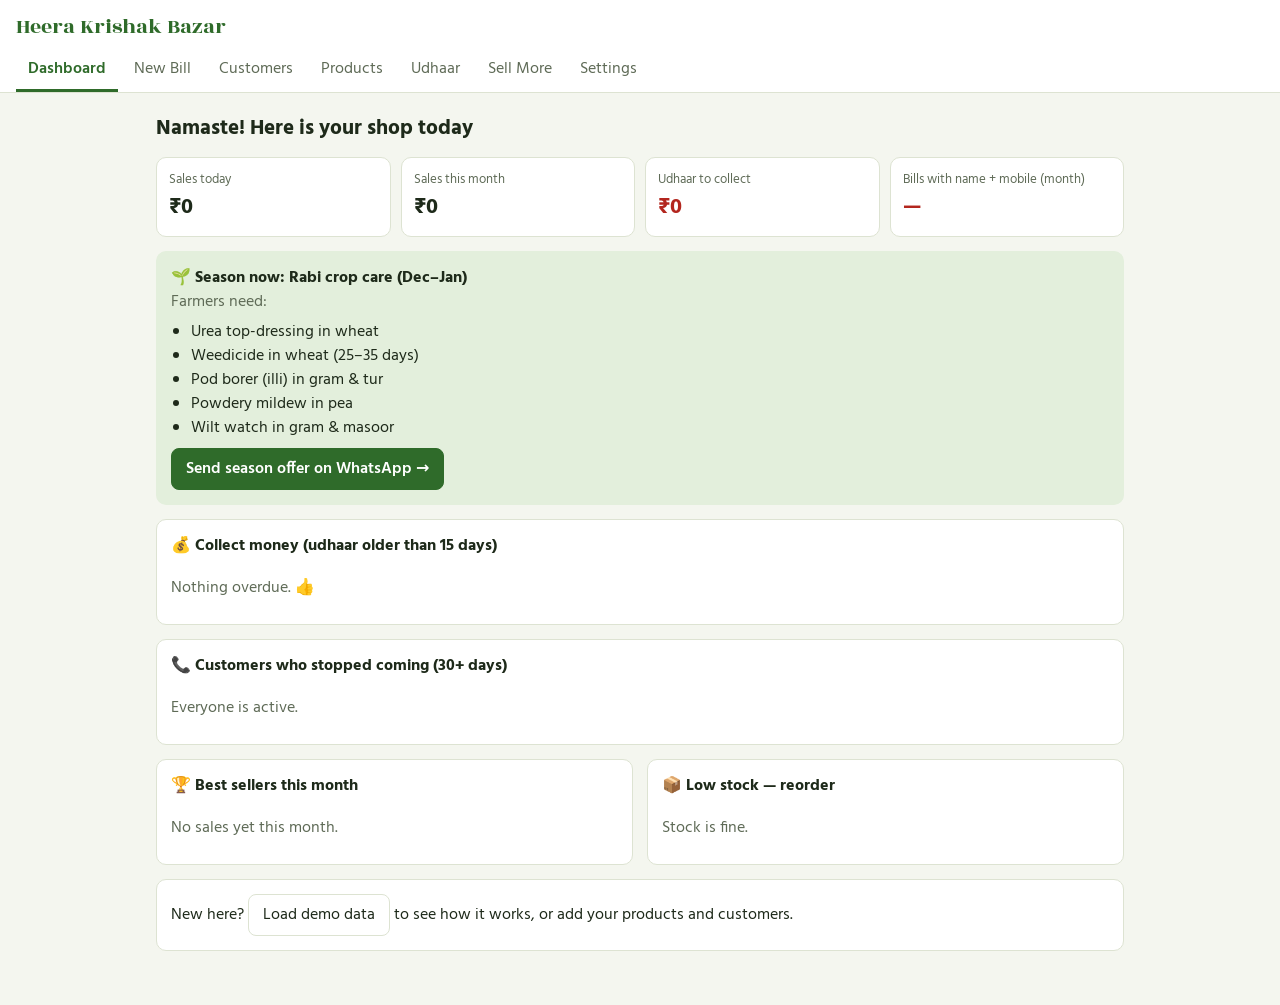
<file: app/index.html>
<!doctype html>
<html lang="en">
<head>
  <meta charset="utf-8">
  <meta name="viewport" content="width=device-width, initial-scale=1, viewport-fit=cover">
  <title>HKB Sales Desk</title>
  <link rel="stylesheet" href="https://fonts.googleapis.com/css2?family=Hind:wght@400;600;700&family=Rozha+One&display=swap">
  <link rel="stylesheet" href="style.css">
</head>
<body>
  <header class="top">
    <div class="brand" id="shopTitle">Heera Krishak Bazar</div>
    <nav id="tabs">
      <button data-tab="dashboard" class="active">Dashboard</button>
      <button data-tab="sale">New Bill</button>
      <button data-tab="customers">Customers</button>
      <button data-tab="products">Products</button>
      <button data-tab="udhaar">Udhaar</button>
      <button data-tab="campaign">Sell More</button>
      <button data-tab="settings">Settings</button>
    </nav>
  </header>
  <main id="view"></main>
  <div id="toast" hidden></div>
  <div id="modal" hidden>
    <div class="sheet" role="dialog" aria-modal="true">
      <p id="mMsg"></p>
      <input id="mInput" type="number" step="any" hidden>
      <div class="row"><button class="btn" id="mNo">Cancel</button><button class="btn primary" id="mYes">Yes</button></div>
    </div>
  </div>
  <script src="app.js"></script>
</body>
</html>
</file>
<file: app/style.css>
[hidden] { display: none !important; }
:root {
  /* Layout: one column of working cards under a sticky shop header — a counter ledger, not a brochure. */
  --bg: #f4f6ef;
  --card: #ffffff;
  --ink: #1e2a1a;
  --muted: #5f6b57;
  --line: #dde3d2;
  --green: #2f6b2a;
  --green-soft: #e3efdc;
  --red: #b3261e;
  --red-soft: #fae7e4;
  --amber: #8f5a00;
  --amber-soft: #fbefd8;
  --wa: #137a3a;
  --on-accent: #ffffff;
  --font-body: "Hind", "Noto Sans Devanagari", system-ui, sans-serif;
  --font-display: "Rozha One", "Hind", Georgia, serif;
}
@media (prefers-color-scheme: dark) {
  :root:not([data-theme="light"]) {
    --bg: #12160f; --card: #1b2117; --ink: #e5ebdc; --muted: #9ba690; --line: #2c3527;
    --green: #8fcf86; --green-soft: #213220; --red: #f09a90; --red-soft: #3a211e;
    --amber: #f0bb63; --amber-soft: #352915; --wa: #3fae66; --on-accent: #0d1a0b;
    color-scheme: dark;
  }
}
:root[data-theme="dark"] {
  --bg: #12160f; --card: #1b2117; --ink: #e5ebdc; --muted: #9ba690; --line: #2c3527;
  --green: #8fcf86; --green-soft: #213220; --red: #f09a90; --red-soft: #3a211e;
  --amber: #f0bb63; --amber-soft: #352915; --wa: #3fae66; --on-accent: #0d1a0b;
  color-scheme: dark;
}
* { box-sizing: border-box; }
body {
  margin: 0;
  background: var(--bg);
  color: var(--ink);
  font: 16px/1.5 var(--font-body);
}
.top {
  position: sticky; top: env(safe-area-inset-top, 0px); z-index: 5;
  background: var(--card);
  border-bottom: 1px solid var(--line);
  padding-block: 10px 0;
  padding-left: max(16px, env(safe-area-inset-left, 0px));
  padding-right: max(16px, env(safe-area-inset-right, 0px));
}
body::before {
  content: ""; position: fixed; inset: 0 0 auto; height: env(safe-area-inset-top, 0px); z-index: 10; background: var(--card);
}
.brand { font-family: var(--font-display); font-weight: 400; font-size: 22px; margin-bottom: 6px; color: var(--green); }
.logo { margin-right: 4px; }
nav { display: flex; gap: 4px; overflow-x: auto; }
nav button {
  border: 0; background: none; color: var(--muted);
  padding: 8px 12px; font: inherit; cursor: pointer; white-space: nowrap;
  border-bottom: 3px solid transparent;
}
nav button.active { color: var(--green); border-bottom-color: var(--green); font-weight: 600; }
main { max-width: 1000px; margin: 0 auto; padding-block: 16px 40px;
  padding-left: max(16px, env(safe-area-inset-left, 0px)); padding-right: max(16px, env(safe-area-inset-right, 0px)); }
h2 { margin: 4px 0 12px; font-size: 21px; text-wrap: balance; }
h3 { margin: 18px 0 8px; font-size: 16px; }
.card {
  background: var(--card); border: 1px solid var(--line); border-radius: 10px;
  padding: 14px; margin-bottom: 14px;
}
.stats { display: grid; grid-template-columns: repeat(auto-fit, minmax(150px, 1fr)); gap: 10px; margin-bottom: 14px; }
.stat { background: var(--card); border: 1px solid var(--line); border-radius: 10px; padding: 12px; }
.stat .label { color: var(--muted); font-size: 13px; }
.stat .value { font-size: 22px; font-weight: 700; margin-top: 2px; }
.stat.warn .value { color: var(--red); }
.pair { display: grid; grid-template-columns: repeat(auto-fit, minmax(280px, 1fr)); gap: 0 14px; }
.grid2 { display: grid; grid-template-columns: repeat(auto-fit, minmax(160px, 1fr)); gap: 10px; }
label { display: block; font-size: 13px; color: var(--muted); }
input, select, textarea {
  width: 100%; margin-top: 3px; padding: 8px 10px; font: inherit; color: var(--ink);
  background: var(--bg); border: 1px solid var(--line); border-radius: 8px;
}
textarea { min-height: 90px; resize: vertical; }
button.btn, a.btn {
  display: inline-block; border: 1px solid var(--line); background: var(--card); color: var(--ink);
  padding: 8px 14px; border-radius: 8px; font: inherit; cursor: pointer; text-decoration: none;
}
button.primary { background: var(--green); border-color: var(--green); color: var(--on-accent); font-weight: 600; }
a.wa { background: var(--wa); border-color: var(--wa); color: var(--on-accent); font-weight: 600; }
button.danger { color: var(--red); }
button.small, a.small { padding: 4px 9px; font-size: 13px; }
.row { display: flex; gap: 8px; align-items: center; flex-wrap: wrap; }
.spacer { flex: 1; }
.table-wrap { overflow-x: auto; }
table { width: 100%; border-collapse: collapse; }
th, td { text-align: left; padding: 8px 6px; border-bottom: 1px solid var(--line); vertical-align: top; }
th { font-size: 12px; color: var(--muted); font-weight: 600; text-transform: uppercase; }
td.num, th.num { text-align: right; font-variant-numeric: tabular-nums; }
.pill { display: inline-block; padding: 1px 8px; border-radius: 99px; font-size: 12px; background: var(--green-soft); color: var(--green); }
.pill.red { background: var(--red-soft); color: var(--red); }
.pill.amber { background: var(--amber-soft); color: var(--amber); }
.muted { color: var(--muted); }
.season { background: var(--green-soft); border-color: transparent; }
.season ul { margin: 6px 0 0; padding-left: 20px; }
.empty { color: var(--muted); padding: 10px 0; }
#toast {
  position: fixed; bottom: calc(18px + env(safe-area-inset-bottom, 0px)); left: 50%; transform: translateX(-50%);
  background: var(--ink); color: var(--bg); padding: 10px 16px; border-radius: 8px; z-index: 10;
}
.billtotal { font-size: 18px; font-weight: 700; }
button:focus-visible, a:focus-visible, input:focus-visible, select:focus-visible, textarea:focus-visible {
  outline: 2px solid var(--green); outline-offset: 2px;
}
th { letter-spacing: 0.04em; }
#modal {
  position: fixed; inset: 0; z-index: 20; background: rgba(0, 0, 0, 0.45);
  display: grid; place-items: center;
  padding-left: max(16px, env(safe-area-inset-left, 0px)); padding-right: max(16px, env(safe-area-inset-right, 0px));
}
#modal .sheet { background: var(--card); color: var(--ink); border-radius: 12px; padding: 18px; width: 100%; max-width: 380px; display: grid; gap: 12px; }
#modal p { margin: 0; font-size: 17px; }
#modal .row { justify-content: flex-end; }
</file>
